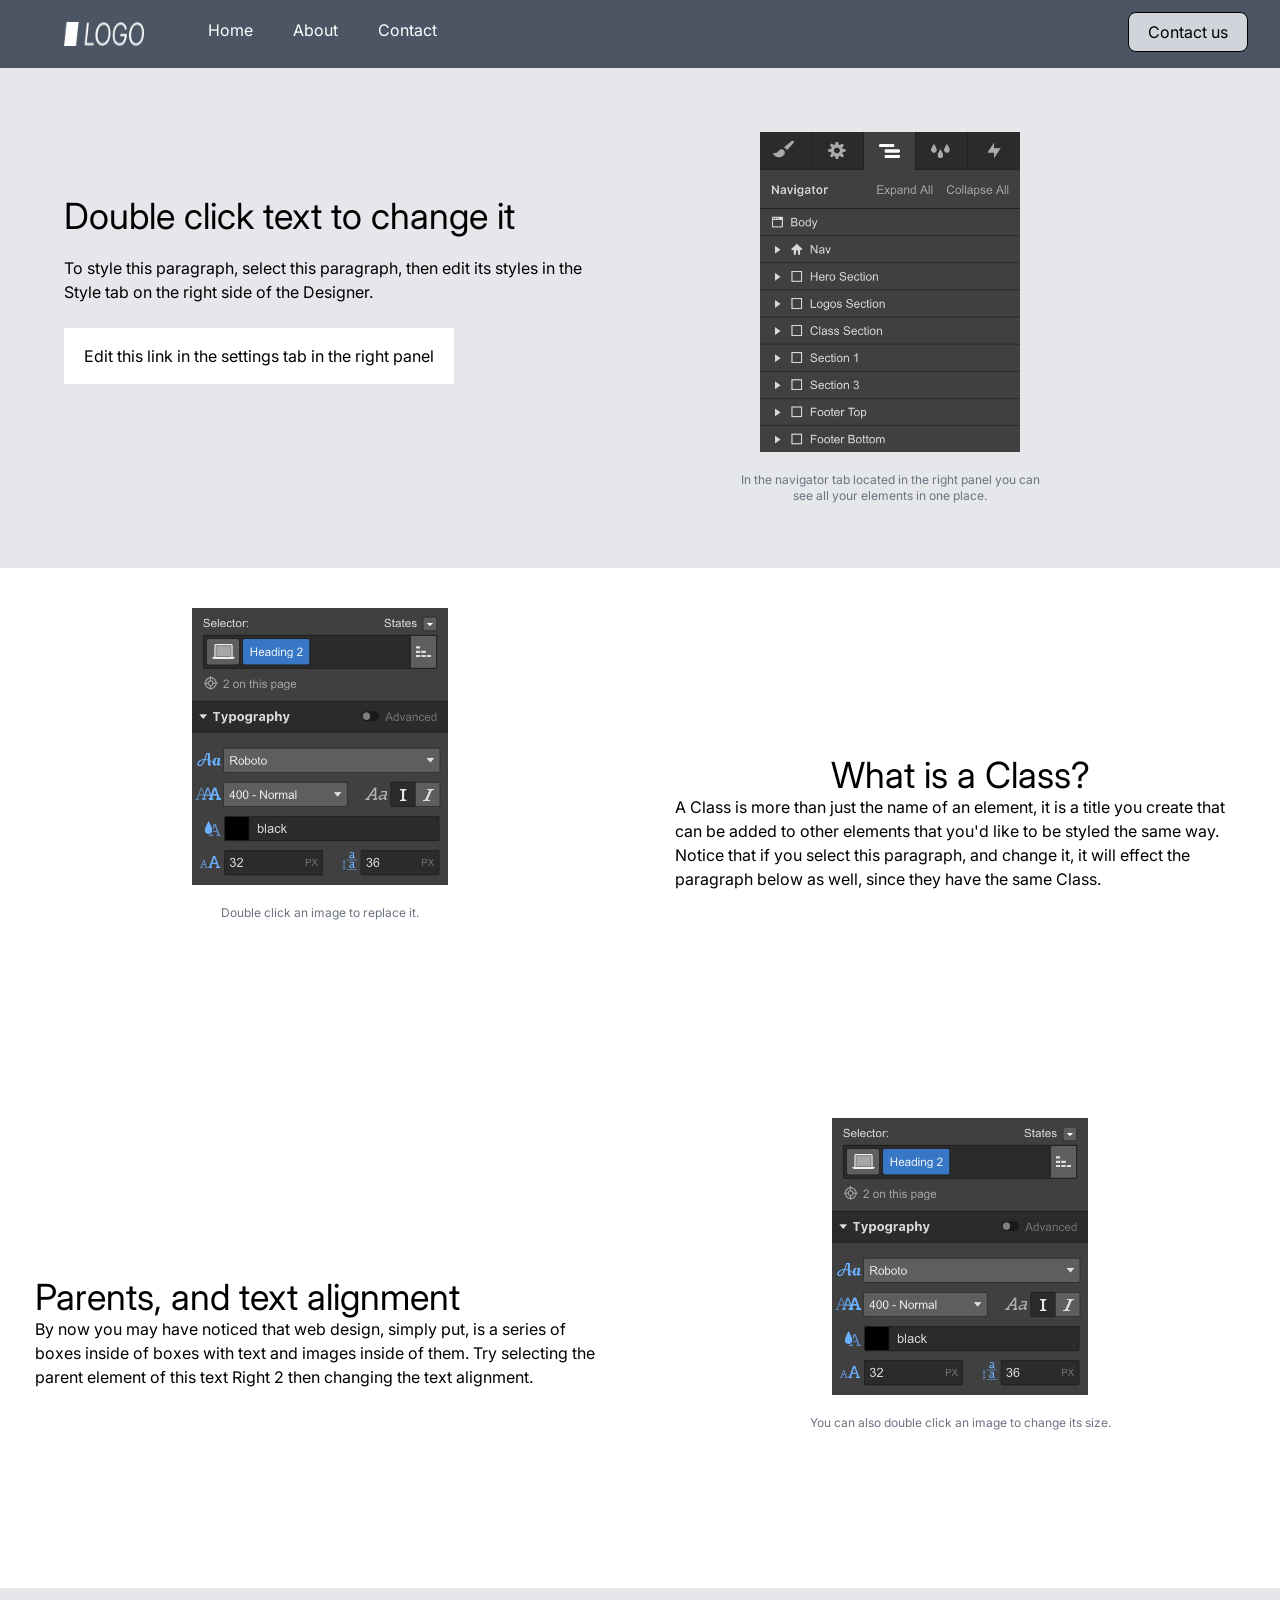
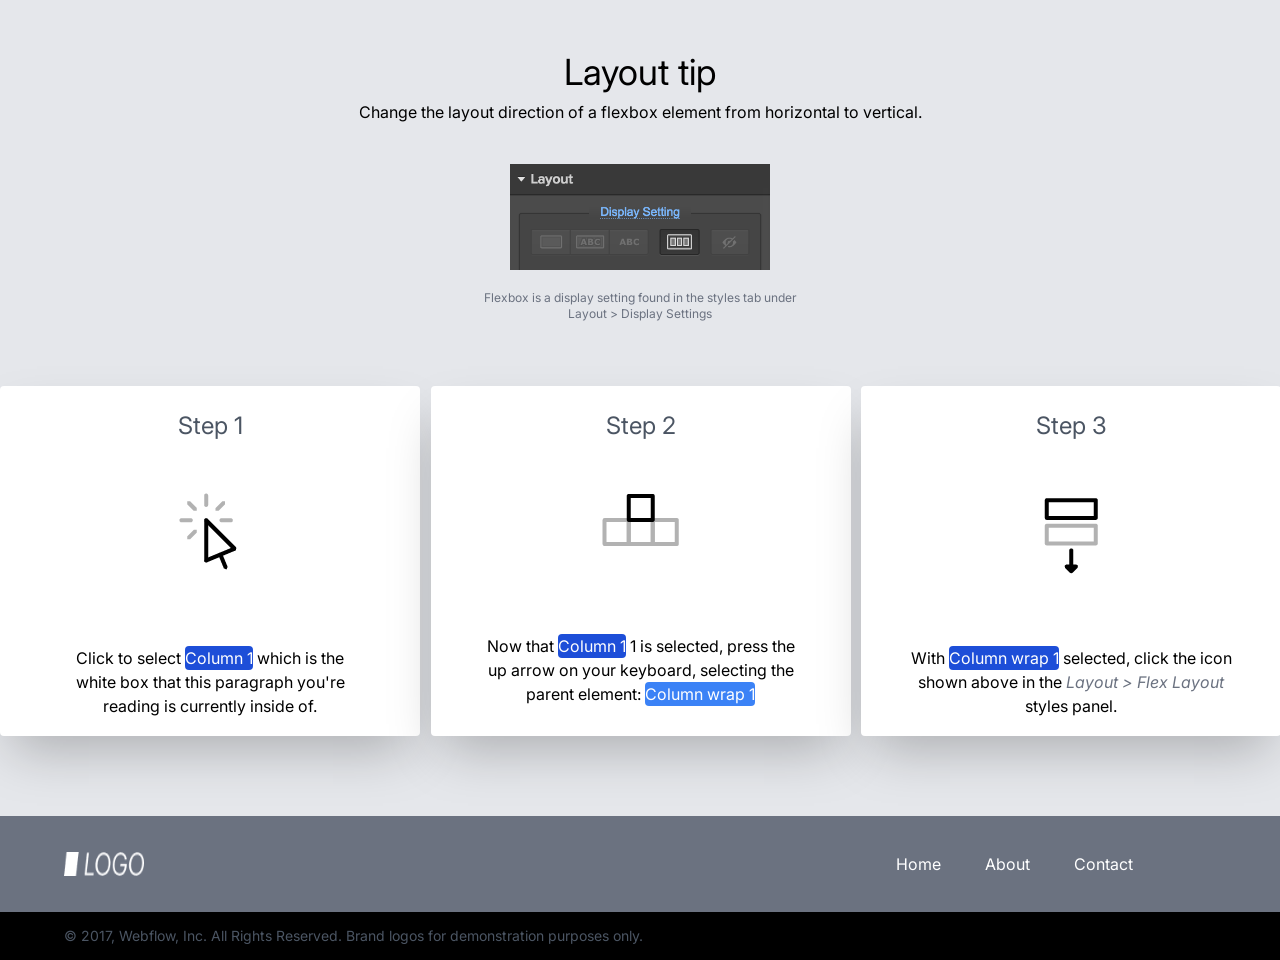
<file: index.html>
<!DOCTYPE html>
<html lang="en">
<head>
    <meta charset="UTF-8">
    <meta name="viewport" content="width=device-width, initial-scale=1.0">
    <link rel="stylesheet" href="output.css">
    <title>Document</title>
</head>
<body>
    <header class="flex justify-between pb-4 bg-gray-600">
        <nav class="flex flex-col items-center md:flex-row lg:items-center pl-16 pt-4 text-white">
            <img src="img/logo.png" class="h-6 md:h6 sm:w-20 " alt="">
            <div class="flex justify-center gap-10 ml-16">
                <a href="" class="h-8">Home</a>
                <a href="" class="h-8">About</a>
                <a href="" class="h-8">Contact</a>
            </div>
        </nav>
        <button class="sm:h-10 sm:py-0 px-2 py-3 mt-3 mr-8 border bg-gray-300 text-black  rounded-lg w-[120px] border-black">
            Contact us
        </button>
    </header>
    <section id="hero" class="grid lg:grid-cols-2 md:grid-cols-1  bg-gray-200">
        <div class="flex flex-col justify-between">
            <div class="w-[800px] mt-32 ml-16" >
                <h1 class=" text-4xl w-[500px] mb-5">Double click text to change it</h1>
                <p class="w-[550px] mb-6">To style this paragraph, select this paragraph, then edit its styles in the Style tab on the right side of the Designer.</p>
                <button class="bg-white px-5 py-4">Edit this link in the settings tab in the right panel</button>
            </div>
        </div>  
        <div>
            <div class="mt-16 sm:w-[500px] sm:pl-0">
                <img src="img/navigator.png" class="h-80 mx-auto shadow-xl/30" alt="">
                <p class="text-center mx-auto w-[320px] text-xs text-gray-500 mb-16 mt-5">In the navigator tab located in the right panel you can see all your elements in one place.</p>
            </div>
        </div>
    </section>
    <section id="features" class="">
        <div class="grid grid-cols-1 md:grid-cols-2 h-[900px] sm:h-[1020px]">
            <div class="">
                <img src="img/classes.png" class="w-64 mx-auto pt-10" alt="">
                <p class="text-center mx-auto w-[320px] text-xs text-gray-500 mt-5">Double click an image to replace it.</p>
            </div>
            <div class="flex flex-col justify-center lg:text-left sm:text-center sm:items-center">
                <h1 class="text-4xl ">What is a Class?</h1>
                <p class="lg:w-[570px] md:w-[400px]">
                    A Class is more than just the name of an element, it is a title you create that can be added to other elements that you'd like to be styled the same way. Notice that if you select this paragraph, and change it, it will effect the paragraph below as well, since they have the same Class.
                </p>
            </div>
            <div class="flex flex-col justify-center text-left mx-auto lg:text-left sm:text-center">
                <h1 class="text-4xl lg:mt-0 w-[450px] sm:mt-10">Parents, and text alignment</h1>
                <p class="lg:w-[570px] md:w-[400px]">
                    By now you may have noticed that web design, simply put, is a series of boxes inside of boxes with text and images inside of them. Try selecting the parent element of this text Right 2 then changing the text alignment.
                </p>
            </div>
            <div class="sm:mt-10">
                <img src="img/classes.png" class="w-64 mx-auto" alt="">
                <p class="text-center mx-auto w-[320px] text-xs text-gray-500 mt-5">You can also double click an image to change its size.</p>
            </div>
        </div>
    </section>
    <section id="cards" class="bg-gray-200 pt-16">
        <div class="text-center">
            <div class="">
                <h2 class="text-4xl mb-2">Layout tip</h2>
                <p class="">
                    Change the layout direction of a flexbox element from horizontal to vertical.
                </p>
            </div>
            <div class="flex flex-col justify-center items-center">
                <img src="img/layout.png" class="w-[260px] pt-10" alt="">
                <p class="text-xs text-gray-500 w-80 pb-16 pt-5">Flexbox is a display setting found in the styles tab under Layout > Display Settings</p>
            </div>
        </div>
        <div class="grid grid-cols-1 md:grid-cols-2 k lg:grid-cols-3 text-center mx-auto gap-3 pb-20">
            <!-- Первая карточка -->
            <div class="flex flex-col items-center bg-white shadow-2xl rounded w-[420px] mx-auto h-[350px]">
                <h1 class="text-2xl pt-6 text-gray-600">Step 1</h1>
                <img src="img/step1.png" class="w-23 pt-10" alt="">
                <p class="w-72 pt-16">Click to select <span class="bg-blue-700 text-white rounded py-[2px]">Column 1</span> which is the white box that this paragraph you're reading is currently inside of.</p>
            </div>
            <div class="flex flex-col items-center bg-white shadow-2xl rounded w-[420px] mx-auto h-[350px]">
                <h1 class="text-2xl pt-6 text-gray-600">Step 2</h1>
                <img src="img/step2.png" class="w-23 pt-7" alt="">
                <p class="w-80 pt-16">Now that <span class="bg-blue-700 text-white rounded py-[2px]">Column 1</span> 1 is selected, press the up arrow on your keyboard, selecting the parent element: <span class="bg-blue-500 text-white rounded py-[2px]">Column wrap 1</span></p>
            </div>
            <div class="flex flex-col items-center bg-white shadow-2xl rounded w-[420px] mx-auto h-[350px]">
                <h1 class="text-2xl pt-6 text-gray-600">Step 3</h1>
                <img src="img/step3.png" class="w-23 pt-10" alt="">
                <p class="w-[350px] pt-16">With <span class="bg-blue-700 text-white rounded py-[2px]">Column wrap 1</span> selected, click the icon shown above in the <span class="text-gray-500 italic">Layout > Flex Layout</span> styles panel.</p>
            </div>
        </div>
    </section>
    <footer id="footer" class="grid-cols-1 md:grid-cols-4 lg:grid-cols-8 ">
        <div class="bg-gray-500 h-24 flex justify-between items-center pl-16">
            <img src="img/logo.png" class="h-6 md:h6 sm:w-20  " alt="">
            <div class="text-white  w-96">
                <a href="" class="">Home</a>
                <a href="" class="ml-10">About</a>
                <a href="" class="ml-10">Contact</a>
            </div>
        </div>
        <div class="flex items-center bg-black h-12 text-gray-600 pl-16">
            <p class="text-sm">© 2017, Webflow, Inc. All Rights Reserved. Brand logos for demonstration purposes only.</p>
        </div>
    </footer>
</body>
</html>
</file>
<file: output.css>
@import url('https://fonts.googleapis.com/css2?family=Inter:ital,opsz,wght@0,14..32,100..900;1,14..32,100..900&display=swap');

*, ::before, ::after{
  --tw-border-spacing-x: 0;
  --tw-border-spacing-y: 0;
  --tw-translate-x: 0;
  --tw-translate-y: 0;
  --tw-rotate: 0;
  --tw-skew-x: 0;
  --tw-skew-y: 0;
  --tw-scale-x: 1;
  --tw-scale-y: 1;
  --tw-pan-x:  ;
  --tw-pan-y:  ;
  --tw-pinch-zoom:  ;
  --tw-scroll-snap-strictness: proximity;
  --tw-gradient-from-position:  ;
  --tw-gradient-via-position:  ;
  --tw-gradient-to-position:  ;
  --tw-ordinal:  ;
  --tw-slashed-zero:  ;
  --tw-numeric-figure:  ;
  --tw-numeric-spacing:  ;
  --tw-numeric-fraction:  ;
  --tw-ring-inset:  ;
  --tw-ring-offset-width: 0px;
  --tw-ring-offset-color: #fff;
  --tw-ring-color: rgb(59 130 246 / 0.5);
  --tw-ring-offset-shadow: 0 0 #0000;
  --tw-ring-shadow: 0 0 #0000;
  --tw-shadow: 0 0 #0000;
  --tw-shadow-colored: 0 0 #0000;
  --tw-blur:  ;
  --tw-brightness:  ;
  --tw-contrast:  ;
  --tw-grayscale:  ;
  --tw-hue-rotate:  ;
  --tw-invert:  ;
  --tw-saturate:  ;
  --tw-sepia:  ;
  --tw-drop-shadow:  ;
  --tw-backdrop-blur:  ;
  --tw-backdrop-brightness:  ;
  --tw-backdrop-contrast:  ;
  --tw-backdrop-grayscale:  ;
  --tw-backdrop-hue-rotate:  ;
  --tw-backdrop-invert:  ;
  --tw-backdrop-opacity:  ;
  --tw-backdrop-saturate:  ;
  --tw-backdrop-sepia:  ;
  --tw-contain-size:  ;
  --tw-contain-layout:  ;
  --tw-contain-paint:  ;
  --tw-contain-style:  ;
}

::backdrop{
  --tw-border-spacing-x: 0;
  --tw-border-spacing-y: 0;
  --tw-translate-x: 0;
  --tw-translate-y: 0;
  --tw-rotate: 0;
  --tw-skew-x: 0;
  --tw-skew-y: 0;
  --tw-scale-x: 1;
  --tw-scale-y: 1;
  --tw-pan-x:  ;
  --tw-pan-y:  ;
  --tw-pinch-zoom:  ;
  --tw-scroll-snap-strictness: proximity;
  --tw-gradient-from-position:  ;
  --tw-gradient-via-position:  ;
  --tw-gradient-to-position:  ;
  --tw-ordinal:  ;
  --tw-slashed-zero:  ;
  --tw-numeric-figure:  ;
  --tw-numeric-spacing:  ;
  --tw-numeric-fraction:  ;
  --tw-ring-inset:  ;
  --tw-ring-offset-width: 0px;
  --tw-ring-offset-color: #fff;
  --tw-ring-color: rgb(59 130 246 / 0.5);
  --tw-ring-offset-shadow: 0 0 #0000;
  --tw-ring-shadow: 0 0 #0000;
  --tw-shadow: 0 0 #0000;
  --tw-shadow-colored: 0 0 #0000;
  --tw-blur:  ;
  --tw-brightness:  ;
  --tw-contrast:  ;
  --tw-grayscale:  ;
  --tw-hue-rotate:  ;
  --tw-invert:  ;
  --tw-saturate:  ;
  --tw-sepia:  ;
  --tw-drop-shadow:  ;
  --tw-backdrop-blur:  ;
  --tw-backdrop-brightness:  ;
  --tw-backdrop-contrast:  ;
  --tw-backdrop-grayscale:  ;
  --tw-backdrop-hue-rotate:  ;
  --tw-backdrop-invert:  ;
  --tw-backdrop-opacity:  ;
  --tw-backdrop-saturate:  ;
  --tw-backdrop-sepia:  ;
  --tw-contain-size:  ;
  --tw-contain-layout:  ;
  --tw-contain-paint:  ;
  --tw-contain-style:  ;
}

/*
! tailwindcss v3.4.17 | MIT License | https://tailwindcss.com
*/

/*
1. Prevent padding and border from affecting element width. (https://github.com/mozdevs/cssremedy/issues/4)
2. Allow adding a border to an element by just adding a border-width. (https://github.com/tailwindcss/tailwindcss/pull/116)
*/

*,
::before,
::after {
  box-sizing: border-box;
  /* 1 */
  border-width: 0;
  /* 2 */
  border-style: solid;
  /* 2 */
  border-color: #e5e7eb;
  /* 2 */
}

::before,
::after {
  --tw-content: '';
}

/*
1. Use a consistent sensible line-height in all browsers.
2. Prevent adjustments of font size after orientation changes in iOS.
3. Use a more readable tab size.
4. Use the user's configured `sans` font-family by default.
5. Use the user's configured `sans` font-feature-settings by default.
6. Use the user's configured `sans` font-variation-settings by default.
7. Disable tap highlights on iOS
*/

html,
:host {
  line-height: 1.5;
  /* 1 */
  -webkit-text-size-adjust: 100%;
  /* 2 */
  -moz-tab-size: 4;
  /* 3 */
  -o-tab-size: 4;
     tab-size: 4;
  /* 3 */
  font-family: Inter;
  /* 4 */
  font-feature-settings: normal;
  /* 5 */
  font-variation-settings: normal;
  /* 6 */
  -webkit-tap-highlight-color: transparent;
  /* 7 */
}

/*
1. Remove the margin in all browsers.
2. Inherit line-height from `html` so users can set them as a class directly on the `html` element.
*/

body {
  margin: 0;
  /* 1 */
  line-height: inherit;
  /* 2 */
}

/*
1. Add the correct height in Firefox.
2. Correct the inheritance of border color in Firefox. (https://bugzilla.mozilla.org/show_bug.cgi?id=190655)
3. Ensure horizontal rules are visible by default.
*/

hr {
  height: 0;
  /* 1 */
  color: inherit;
  /* 2 */
  border-top-width: 1px;
  /* 3 */
}

/*
Add the correct text decoration in Chrome, Edge, and Safari.
*/

abbr:where([title]) {
  -webkit-text-decoration: underline dotted;
          text-decoration: underline dotted;
}

/*
Remove the default font size and weight for headings.
*/

h1,
h2,
h3,
h4,
h5,
h6 {
  font-size: inherit;
  font-weight: inherit;
}

/*
Reset links to optimize for opt-in styling instead of opt-out.
*/

a {
  color: inherit;
  text-decoration: inherit;
}

/*
Add the correct font weight in Edge and Safari.
*/

b,
strong {
  font-weight: bolder;
}

/*
1. Use the user's configured `mono` font-family by default.
2. Use the user's configured `mono` font-feature-settings by default.
3. Use the user's configured `mono` font-variation-settings by default.
4. Correct the odd `em` font sizing in all browsers.
*/

code,
kbd,
samp,
pre {
  font-family: ui-monospace, SFMono-Regular, Menlo, Monaco, Consolas, "Liberation Mono", "Courier New", monospace;
  /* 1 */
  font-feature-settings: normal;
  /* 2 */
  font-variation-settings: normal;
  /* 3 */
  font-size: 1em;
  /* 4 */
}

/*
Add the correct font size in all browsers.
*/

small {
  font-size: 80%;
}

/*
Prevent `sub` and `sup` elements from affecting the line height in all browsers.
*/

sub,
sup {
  font-size: 75%;
  line-height: 0;
  position: relative;
  vertical-align: baseline;
}

sub {
  bottom: -0.25em;
}

sup {
  top: -0.5em;
}

/*
1. Remove text indentation from table contents in Chrome and Safari. (https://bugs.chromium.org/p/chromium/issues/detail?id=999088, https://bugs.webkit.org/show_bug.cgi?id=201297)
2. Correct table border color inheritance in all Chrome and Safari. (https://bugs.chromium.org/p/chromium/issues/detail?id=935729, https://bugs.webkit.org/show_bug.cgi?id=195016)
3. Remove gaps between table borders by default.
*/

table {
  text-indent: 0;
  /* 1 */
  border-color: inherit;
  /* 2 */
  border-collapse: collapse;
  /* 3 */
}

/*
1. Change the font styles in all browsers.
2. Remove the margin in Firefox and Safari.
3. Remove default padding in all browsers.
*/

button,
input,
optgroup,
select,
textarea {
  font-family: inherit;
  /* 1 */
  font-feature-settings: inherit;
  /* 1 */
  font-variation-settings: inherit;
  /* 1 */
  font-size: 100%;
  /* 1 */
  font-weight: inherit;
  /* 1 */
  line-height: inherit;
  /* 1 */
  letter-spacing: inherit;
  /* 1 */
  color: inherit;
  /* 1 */
  margin: 0;
  /* 2 */
  padding: 0;
  /* 3 */
}

/*
Remove the inheritance of text transform in Edge and Firefox.
*/

button,
select {
  text-transform: none;
}

/*
1. Correct the inability to style clickable types in iOS and Safari.
2. Remove default button styles.
*/

button,
input:where([type='button']),
input:where([type='reset']),
input:where([type='submit']) {
  -webkit-appearance: button;
  /* 1 */
  background-color: transparent;
  /* 2 */
  background-image: none;
  /* 2 */
}

/*
Use the modern Firefox focus style for all focusable elements.
*/

:-moz-focusring {
  outline: auto;
}

/*
Remove the additional `:invalid` styles in Firefox. (https://github.com/mozilla/gecko-dev/blob/2f9eacd9d3d995c937b4251a5557d95d494c9be1/layout/style/res/forms.css#L728-L737)
*/

:-moz-ui-invalid {
  box-shadow: none;
}

/*
Add the correct vertical alignment in Chrome and Firefox.
*/

progress {
  vertical-align: baseline;
}

/*
Correct the cursor style of increment and decrement buttons in Safari.
*/

::-webkit-inner-spin-button,
::-webkit-outer-spin-button {
  height: auto;
}

/*
1. Correct the odd appearance in Chrome and Safari.
2. Correct the outline style in Safari.
*/

[type='search'] {
  -webkit-appearance: textfield;
  /* 1 */
  outline-offset: -2px;
  /* 2 */
}

/*
Remove the inner padding in Chrome and Safari on macOS.
*/

::-webkit-search-decoration {
  -webkit-appearance: none;
}

/*
1. Correct the inability to style clickable types in iOS and Safari.
2. Change font properties to `inherit` in Safari.
*/

::-webkit-file-upload-button {
  -webkit-appearance: button;
  /* 1 */
  font: inherit;
  /* 2 */
}

/*
Add the correct display in Chrome and Safari.
*/

summary {
  display: list-item;
}

/*
Removes the default spacing and border for appropriate elements.
*/

blockquote,
dl,
dd,
h1,
h2,
h3,
h4,
h5,
h6,
hr,
figure,
p,
pre {
  margin: 0;
}

fieldset {
  margin: 0;
  padding: 0;
}

legend {
  padding: 0;
}

ol,
ul,
menu {
  list-style: none;
  margin: 0;
  padding: 0;
}

/*
Reset default styling for dialogs.
*/

dialog {
  padding: 0;
}

/*
Prevent resizing textareas horizontally by default.
*/

textarea {
  resize: vertical;
}

/*
1. Reset the default placeholder opacity in Firefox. (https://github.com/tailwindlabs/tailwindcss/issues/3300)
2. Set the default placeholder color to the user's configured gray 400 color.
*/

input::-moz-placeholder, textarea::-moz-placeholder {
  opacity: 1;
  /* 1 */
  color: #9ca3af;
  /* 2 */
}

input::placeholder,
textarea::placeholder {
  opacity: 1;
  /* 1 */
  color: #9ca3af;
  /* 2 */
}

/*
Set the default cursor for buttons.
*/

button,
[role="button"] {
  cursor: pointer;
}

/*
Make sure disabled buttons don't get the pointer cursor.
*/

:disabled {
  cursor: default;
}

/*
1. Make replaced elements `display: block` by default. (https://github.com/mozdevs/cssremedy/issues/14)
2. Add `vertical-align: middle` to align replaced elements more sensibly by default. (https://github.com/jensimmons/cssremedy/issues/14#issuecomment-634934210)
   This can trigger a poorly considered lint error in some tools but is included by design.
*/

img,
svg,
video,
canvas,
audio,
iframe,
embed,
object {
  display: block;
  /* 1 */
  vertical-align: middle;
  /* 2 */
}

/*
Constrain images and videos to the parent width and preserve their intrinsic aspect ratio. (https://github.com/mozdevs/cssremedy/issues/14)
*/

img,
video {
  max-width: 100%;
  height: auto;
}

/* Make elements with the HTML hidden attribute stay hidden by default */

[hidden]:where(:not([hidden="until-found"])) {
  display: none;
}

.col-span-5{
  grid-column: span 5 / span 5;
}

.mx-auto{
  margin-left: auto;
  margin-right: auto;
}

.my-auto{
  margin-top: auto;
  margin-bottom: auto;
}

.mb-16{
  margin-bottom: 4rem;
}

.mb-2{
  margin-bottom: 0.5rem;
}

.mb-24{
  margin-bottom: 6rem;
}

.mb-5{
  margin-bottom: 1.25rem;
}

.mb-6{
  margin-bottom: 1.5rem;
}

.ml-16{
  margin-left: 4rem;
}

.ml-24{
  margin-left: 6rem;
}

.mr-8{
  margin-right: 2rem;
}

.mt-16{
  margin-top: 4rem;
}

.mt-3{
  margin-top: 0.75rem;
}

.mt-32{
  margin-top: 8rem;
}

.mt-5{
  margin-top: 1.25rem;
}

.mr-20{
  margin-right: 5rem;
}

.ml-10{
  margin-left: 2.5rem;
}

.flex{
  display: flex;
}

.grid{
  display: grid;
}

.h-6{
  height: 1.5rem;
}

.h-8{
  height: 2rem;
}

.h-80{
  height: 20rem;
}

.h-\[500px\]{
  height: 500px;
}

.h-\[\]{
  height: ;
}

.h-\[1000px\]{
  height: 1000px;
}

.h-\[900px\]{
  height: 900px;
}

.h-\[300px\]{
  height: 300px;
}

.h-\[350px\]{
  height: 350px;
}

.h-20{
  height: 5rem;
}

.h-24{
  height: 6rem;
}

.h-1{
  height: 0.25rem;
}

.h-16{
  height: 4rem;
}

.h-12{
  height: 3rem;
}

.w-1\/3{
  width: 33.333333%;
}

.w-2\/3{
  width: 66.666667%;
}

.w-64{
  width: 16rem;
}

.w-96{
  width: 24rem;
}

.w-\[120px\]{
  width: 120px;
}

.w-\[320px\]{
  width: 320px;
}

.w-\[450px\]{
  width: 450px;
}

.w-\[500px\]{
  width: 500px;
}

.w-\[550px\]{
  width: 550px;
}

.w-\[570px\]{
  width: 570px;
}

.w-\[600px\]{
  width: 600px;
}

.w-\[800px\]{
  width: 800px;
}

.w-\[0px\]{
  width: 0px;
}

.w-\[5700px\]{
  width: 5700px;
}

.w-\[200px\]{
  width: 200px;
}

.w-\[400px\]{
  width: 400px;
}

.w-\[00px\]{
  width: 00px;
}

.w-20{
  width: 5rem;
}

.w-40{
  width: 10rem;
}

.w-6{
  width: 1.5rem;
}

.w-72{
  width: 18rem;
}

.w-\[420px\]{
  width: 420px;
}

.w-7{
  width: 1.75rem;
}

.w-8{
  width: 2rem;
}

.w-80{
  width: 20rem;
}

.w-9{
  width: 2.25rem;
}

.w-\[300px\]{
  width: 300px;
}

.w-\[350px\]{
  width: 350px;
}

.w-44{
  width: 11rem;
}

.w-\[260px\]{
  width: 260px;
}

.w-4{
  width: 1rem;
}

.w-5{
  width: 1.25rem;
}

.w-52{
  width: 13rem;
}

.grid-cols-1{
  grid-template-columns: repeat(1, minmax(0, 1fr));
}

.grid-cols-2{
  grid-template-columns: repeat(2, minmax(0, 1fr));
}

.flex-col{
  flex-direction: column;
}

.items-end{
  align-items: flex-end;
}

.items-center{
  align-items: center;
}

.justify-center{
  justify-content: center;
}

.justify-between{
  justify-content: space-between;
}

.gap-10{
  gap: 2.5rem;
}

.gap-3{
  gap: 0.75rem;
}

.gap-5{
  gap: 1.25rem;
}

.rounded{
  border-radius: 0.25rem;
}

.rounded-lg{
  border-radius: 0.5rem;
}

.border{
  border-width: 1px;
}

.border-black{
  --tw-border-opacity: 1;
  border-color: rgb(0 0 0 / var(--tw-border-opacity, 1));
}

.bg-blue-500{
  --tw-bg-opacity: 1;
  background-color: rgb(59 130 246 / var(--tw-bg-opacity, 1));
}

.bg-blue-700{
  --tw-bg-opacity: 1;
  background-color: rgb(29 78 216 / var(--tw-bg-opacity, 1));
}

.bg-gray-200{
  --tw-bg-opacity: 1;
  background-color: rgb(229 231 235 / var(--tw-bg-opacity, 1));
}

.bg-gray-300{
  --tw-bg-opacity: 1;
  background-color: rgb(209 213 219 / var(--tw-bg-opacity, 1));
}

.bg-gray-600{
  --tw-bg-opacity: 1;
  background-color: rgb(75 85 99 / var(--tw-bg-opacity, 1));
}

.bg-white{
  --tw-bg-opacity: 1;
  background-color: rgb(255 255 255 / var(--tw-bg-opacity, 1));
}

.bg-gray-500{
  --tw-bg-opacity: 1;
  background-color: rgb(107 114 128 / var(--tw-bg-opacity, 1));
}

.bg-black{
  --tw-bg-opacity: 1;
  background-color: rgb(0 0 0 / var(--tw-bg-opacity, 1));
}

.to-black{
  --tw-gradient-to: #000 var(--tw-gradient-to-position);
}

.px-2{
  padding-left: 0.5rem;
  padding-right: 0.5rem;
}

.px-5{
  padding-left: 1.25rem;
  padding-right: 1.25rem;
}

.py-3{
  padding-top: 0.75rem;
  padding-bottom: 0.75rem;
}

.py-4{
  padding-top: 1rem;
  padding-bottom: 1rem;
}

.py-\[2px\]{
  padding-top: 2px;
  padding-bottom: 2px;
}

.pb-4{
  padding-bottom: 1rem;
}

.pl-16{
  padding-left: 4rem;
}

.pt-16{
  padding-top: 4rem;
}

.pt-4{
  padding-top: 1rem;
}

.pt-10{
  padding-top: 2.5rem;
}

.pb-10{
  padding-bottom: 2.5rem;
}

.pb-20{
  padding-bottom: 5rem;
}

.pt-5{
  padding-top: 1.25rem;
}

.pt-6{
  padding-top: 1.5rem;
}

.pb-0{
  padding-bottom: 0px;
}

.pt-24{
  padding-top: 6rem;
}

.pt-20{
  padding-top: 5rem;
}

.pt-1{
  padding-top: 0.25rem;
}

.pt-7{
  padding-top: 1.75rem;
}

.pb-16{
  padding-bottom: 4rem;
}

.pt-2{
  padding-top: 0.5rem;
}

.pr-3{
  padding-right: 0.75rem;
}

.pr-32{
  padding-right: 8rem;
}

.text-left{
  text-align: left;
}

.text-center{
  text-align: center;
}

.text-4xl{
  font-size: 2.25rem;
  line-height: 2.5rem;
}

.text-xs{
  font-size: 0.75rem;
  line-height: 1rem;
}

.text-lg{
  font-size: 1.125rem;
  line-height: 1.75rem;
}

.text-xl{
  font-size: 1.25rem;
  line-height: 1.75rem;
}

.text-2xl{
  font-size: 1.5rem;
  line-height: 2rem;
}

.text-sm{
  font-size: 0.875rem;
  line-height: 1.25rem;
}

.italic{
  font-style: italic;
}

.leading-\[\]{
  line-height: ;
}

.leading-\[100px\]{
  line-height: 100px;
}

.text-black{
  --tw-text-opacity: 1;
  color: rgb(0 0 0 / var(--tw-text-opacity, 1));
}

.text-gray-500{
  --tw-text-opacity: 1;
  color: rgb(107 114 128 / var(--tw-text-opacity, 1));
}

.text-white{
  --tw-text-opacity: 1;
  color: rgb(255 255 255 / var(--tw-text-opacity, 1));
}

.text-gray-400{
  --tw-text-opacity: 1;
  color: rgb(156 163 175 / var(--tw-text-opacity, 1));
}

.text-gray-600{
  --tw-text-opacity: 1;
  color: rgb(75 85 99 / var(--tw-text-opacity, 1));
}

.text-gray-200{
  --tw-text-opacity: 1;
  color: rgb(229 231 235 / var(--tw-text-opacity, 1));
}

.text-gray-700{
  --tw-text-opacity: 1;
  color: rgb(55 65 81 / var(--tw-text-opacity, 1));
}

.shadow-2xl{
  --tw-shadow: 0 25px 50px -12px rgb(0 0 0 / 0.25);
  --tw-shadow-colored: 0 25px 50px -12px var(--tw-shadow-color);
  box-shadow: var(--tw-ring-offset-shadow, 0 0 #0000), var(--tw-ring-shadow, 0 0 #0000), var(--tw-shadow);
}

.bgRose{
  background-color: #DD7979;
}

@media (min-width: 640px){
  .sm\:mt-10{
    margin-top: 2.5rem;
  }

  .sm\:mt-20{
    margin-top: 5rem;
  }

  .sm\:h-10{
    height: 2.5rem;
  }

  .sm\:h-\[\]{
    height: ;
  }

  .sm\:h-\[1000px\]{
    height: 1000px;
  }

  .sm\:h-\[1020px\]{
    height: 1020px;
  }

  .sm\:w-20{
    width: 5rem;
  }

  .sm\:w-\[500px\]{
    width: 500px;
  }

  .sm\:items-center{
    align-items: center;
  }

  .sm\:py-0{
    padding-top: 0px;
    padding-bottom: 0px;
  }

  .sm\:pl-0{
    padding-left: 0px;
  }

  .sm\:text-center{
    text-align: center;
  }
}

@media (min-width: 768px){
  .md\:w-\[500px\]{
    width: 500px;
  }

  .md\:w-\[4\]{
    width: 4;
  }

  .md\:w-\[400px\]{
    width: 400px;
  }

  .md\:grid-cols-2{
    grid-template-columns: repeat(2, minmax(0, 1fr));
  }

  .md\:grid-cols-4{
    grid-template-columns: repeat(4, minmax(0, 1fr));
  }

  .md\:grid-cols-1{
    grid-template-columns: repeat(1, minmax(0, 1fr));
  }

  .md\:flex-row{
    flex-direction: row;
  }
}

@media (min-width: 1024px){
  .lg\:mt-0{
    margin-top: 0px;
  }

  .lg\:w-\[570px\]{
    width: 570px;
  }

  .lg\:grid-cols-3{
    grid-template-columns: repeat(3, minmax(0, 1fr));
  }

  .lg\:grid-cols-8{
    grid-template-columns: repeat(8, minmax(0, 1fr));
  }

  .lg\:grid-cols-2{
    grid-template-columns: repeat(2, minmax(0, 1fr));
  }

  .lg\:items-center{
    align-items: center;
  }

  .lg\:text-left{
    text-align: left;
  }
}
</file>
